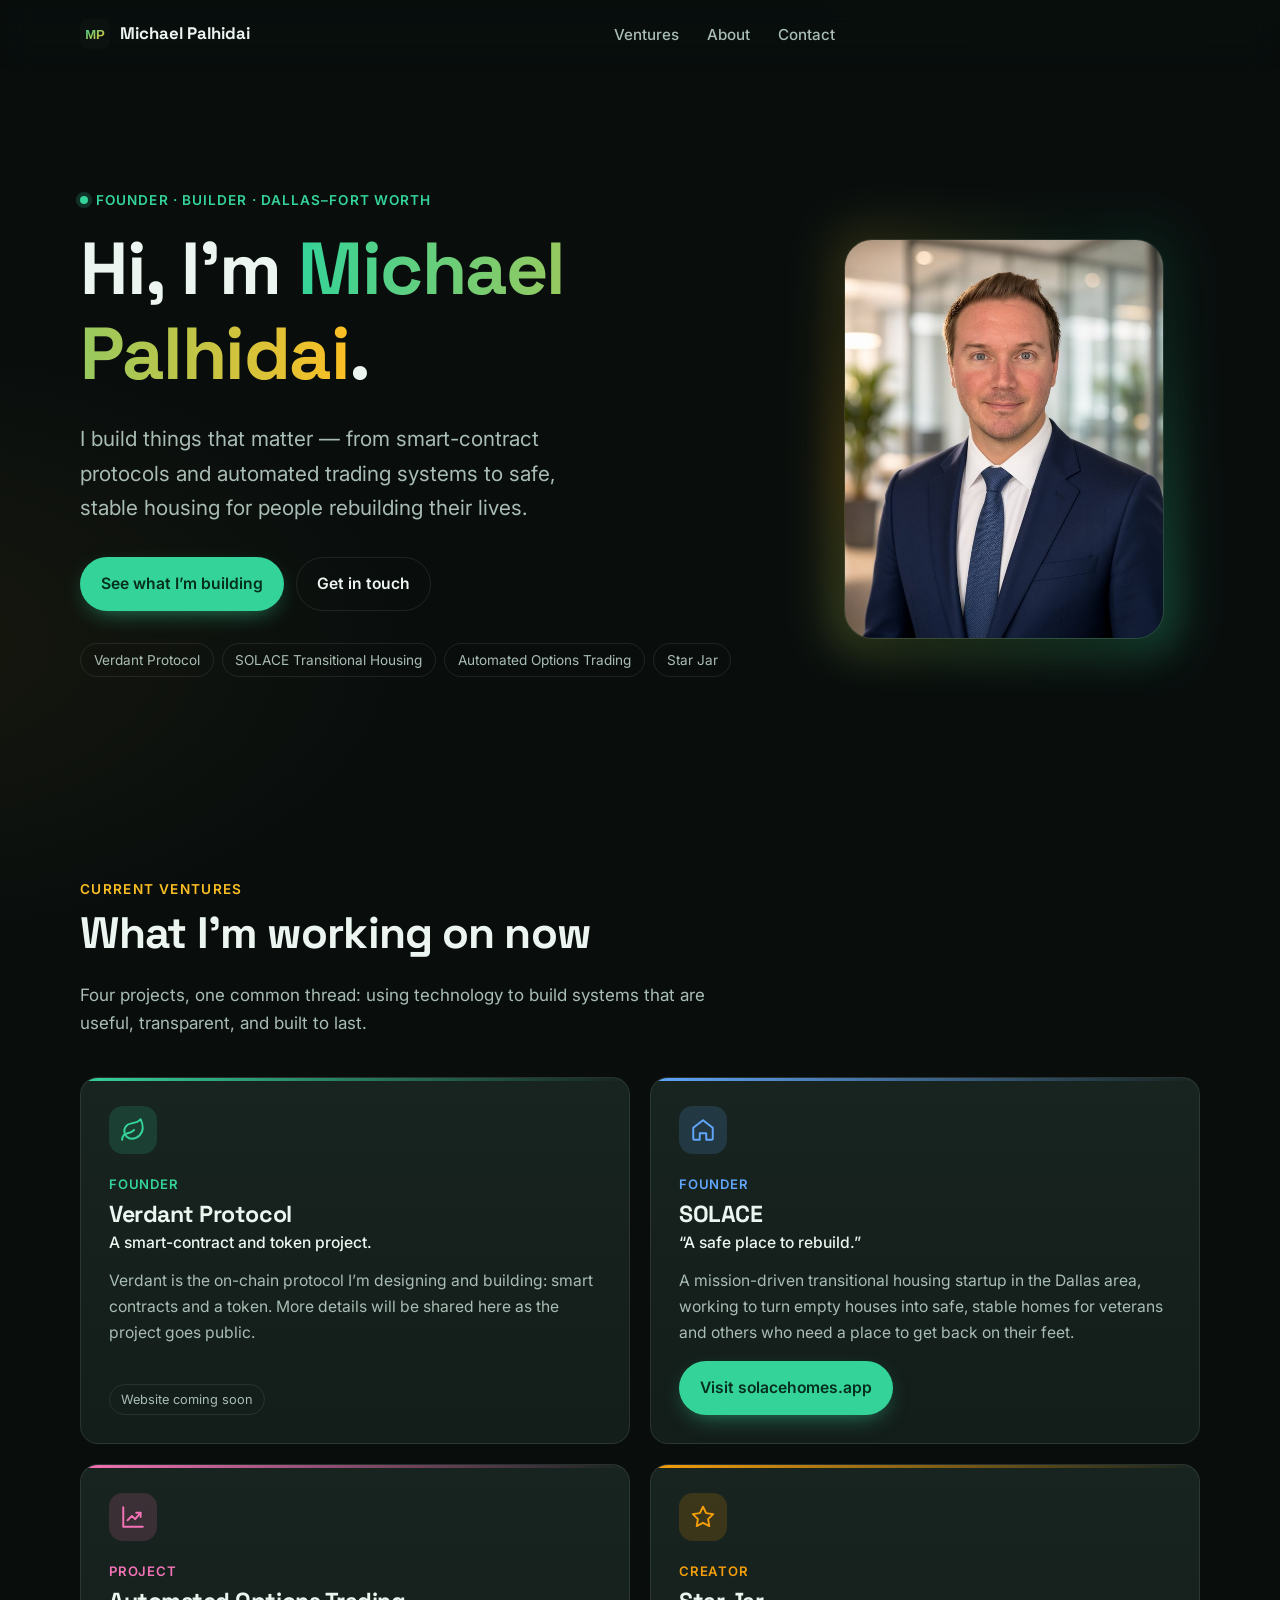
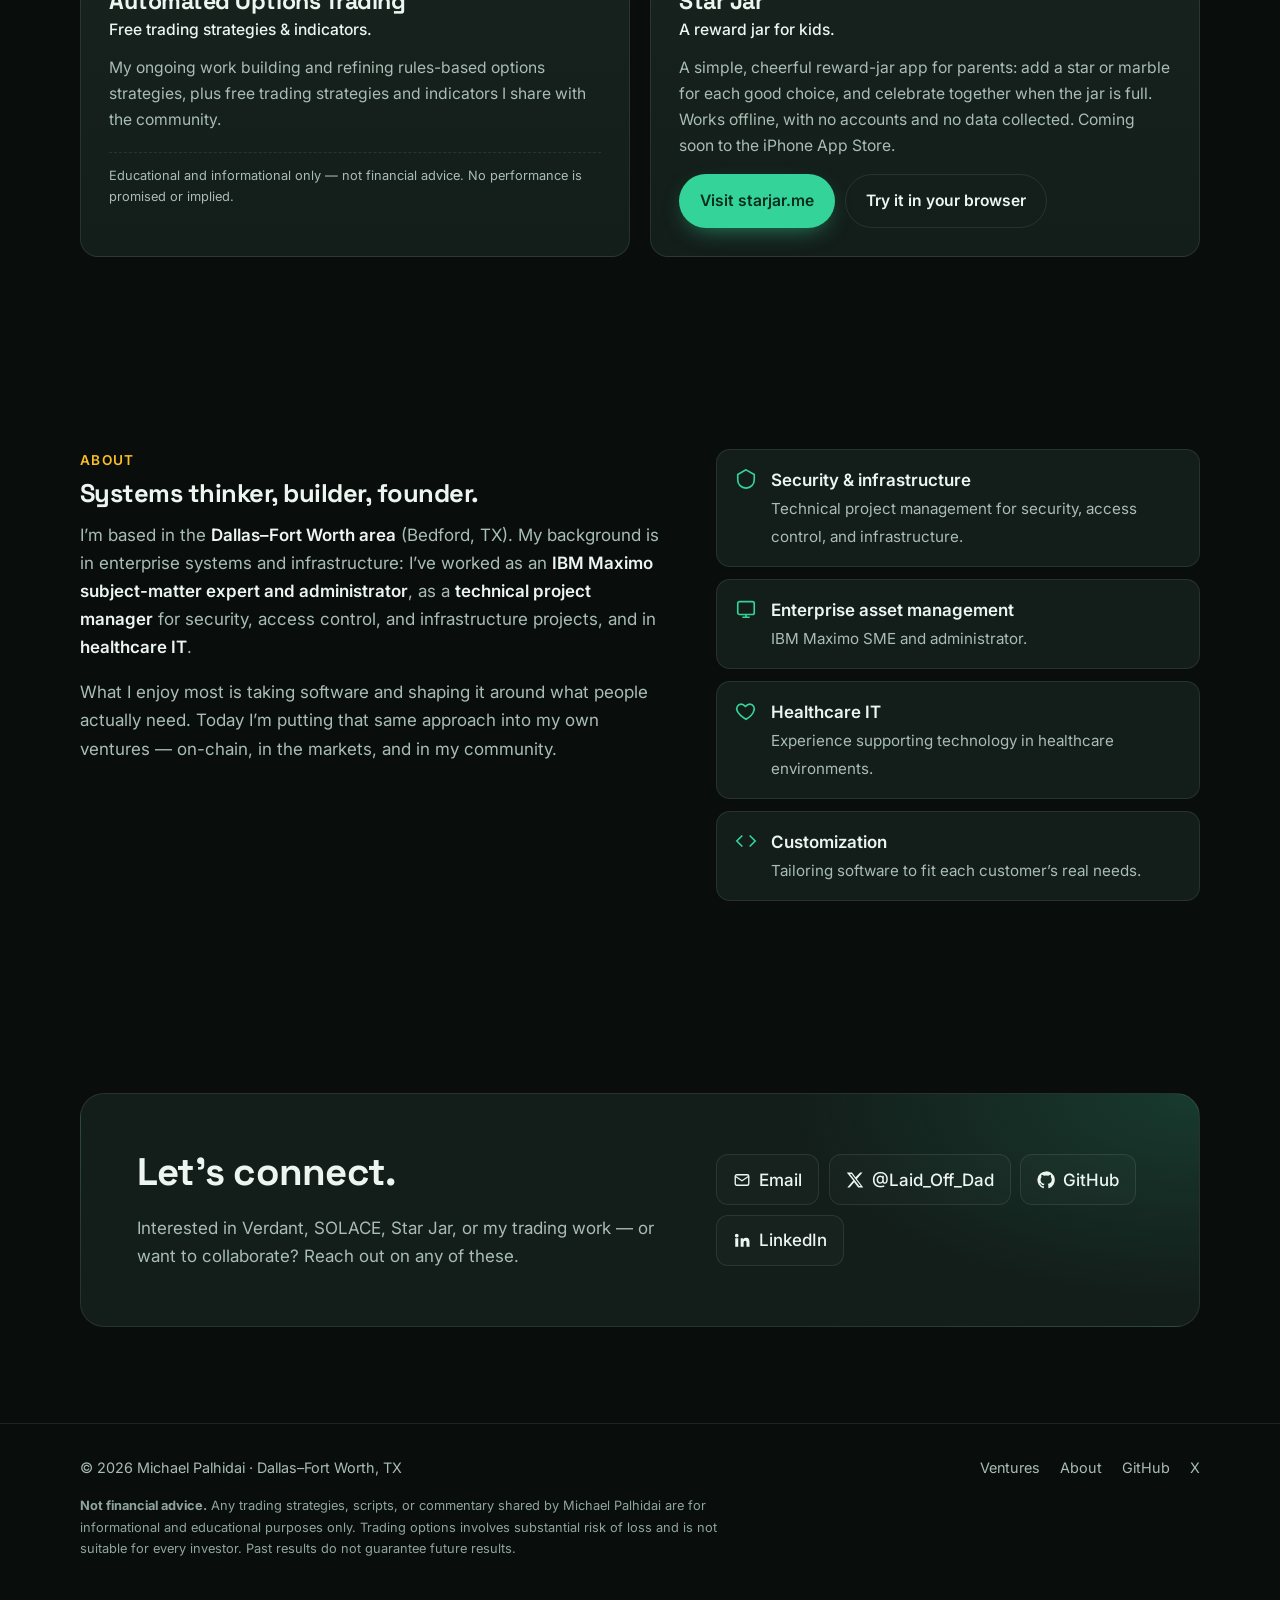
<file: index.html>
<!DOCTYPE html>
<html lang="en">
  <head>
    <meta charset="utf-8">
    <meta name="viewport" content="width=device-width, initial-scale=1">
    <meta name="theme-color" content="#090e0d">
    <meta name="author" content="Michael Palhidai">
    <link rel="icon" href="/assets/img/favicon.svg" type="image/svg+xml">
    <link rel="icon" href="/favicon.ico" sizes="any">
    <link rel="apple-touch-icon" href="/assets/img/apple-touch-icon.png">
    <link rel="preconnect" href="https://fonts.googleapis.com">
    <link rel="preconnect" href="https://fonts.gstatic.com" crossorigin>
    <link rel="stylesheet" href="https://fonts.googleapis.com/css2?family=Inter:wght@400;500;600;700&family=Space+Grotesk:wght@500;700&display=swap">
    <link rel="stylesheet" href="/assets/css/main.css">
    <meta property="og:site_name" content="Michael Palhidai">
    <meta property="og:type" content="website">
    <meta property="og:image" content="https://www.michaelpalhidai.com/assets/img/og-image.png">
    <meta property="og:image:width" content="1200">
    <meta property="og:image:height" content="630">
    <meta name="twitter:card" content="summary_large_image">
    <meta name="twitter:creator" content="@Laid_Off_Dad">
    <meta name="twitter:image" content="https://www.michaelpalhidai.com/assets/img/og-image.png">
    <title>Michael Palhidai | Founder of Verdant Protocol &amp; SOLACE</title>
    <meta name="description" content="Michael Palhidai is the founder of the Verdant Protocol and SOLACE transitional housing, shares free automated options trading strategies and indicators, and is building Star Jar, a reward-jar app for kids. Based in Dallas–Fort Worth.">
    <link rel="canonical" href="https://www.michaelpalhidai.com/">
    <meta property="og:title" content="Michael Palhidai | Founder of Verdant Protocol &amp; SOLACE">
    <meta property="og:description" content="Michael Palhidai is the founder of the Verdant Protocol and SOLACE transitional housing, shares free automated options trading strategies and indicators, and is building Star Jar, a reward-jar app for kids. Based in Dallas–Fort Worth.">
    <meta property="og:url" content="https://www.michaelpalhidai.com/">
    <meta name="twitter:title" content="Michael Palhidai | Founder of Verdant Protocol &amp; SOLACE">
    <meta name="twitter:description" content="Michael Palhidai is the founder of the Verdant Protocol and SOLACE transitional housing, shares free automated options trading strategies and indicators, and is building Star Jar, a reward-jar app for kids. Based in Dallas–Fort Worth.">
  </head>
  <body>
  <a class="skip-link" href="#main">Skip to content</a>
  <header class="site-header">
    <div class="container nav">
      <a class="brand" href="/" aria-label="Michael Palhidai — home">
        <img src="/assets/img/favicon.svg" alt="" width="30" height="30">
        <span>Michael Palhidai</span>
      </a>
      <nav aria-label="Primary">
        <ul class="nav-links">
          <li><a href="/#ventures">Ventures</a></li>
          <li><a href="/#about">About</a></li>
          <li><a href="/#contact">Contact</a></li>
        </ul>
      </nav>
      <div class="nav-right">
        <!-- DONATIONS HIDDEN (2026): restore the Donate button below to re-enable
        <a class="btn btn-donate" href="/donate.html">
          <svg viewBox="0 0 24 24" fill="currentColor" aria-hidden="true"><path d="M12 21s-7.5-4.6-9.6-9.2C.9 8.4 3 4.5 6.7 4.5c2.1 0 3.6 1.2 4.3 2.4.2.3.6.3.8 0 .8-1.2 2.3-2.4 4.4-2.4 3.7 0 5.8 3.9 4.3 7.3C19.5 16.4 12 21 12 21z"/></svg>
          Donate
        </a>
        -->
      </div>
    </div>
  </header>

  <main id="main">
    <section class="hero" aria-labelledby="hero-title">
      <div class="container hero-grid">
        <div class="reveal">
          <span class="eyebrow">Founder &middot; Builder &middot; Dallas&ndash;Fort Worth</span>
          <h1 id="hero-title">Hi, I&rsquo;m <span class="gradient-text">Michael Palhidai</span>.</h1>
          <p class="lead">I build things that matter &mdash; from smart-contract protocols and automated trading systems to safe, stable housing for people rebuilding their lives.</p>
          <div class="hero-ctas">
            <a class="btn btn-primary" href="#ventures">See what I&rsquo;m building</a>
            <a class="btn btn-ghost" href="#contact">Get in touch</a>
          </div>
          <ul class="hero-tags" aria-label="Current focus">
            <li>Verdant Protocol</li>
            <li>SOLACE Transitional Housing</li>
            <li>Automated Options Trading</li>
            <li>Star Jar</li>
          </ul>
        </div>
        <div class="portrait reveal">
          <img src="/assets/img/michael-palhidai.jpg" alt="Portrait of Michael Palhidai" width="640" height="794">
        </div>
      </div>
    </section>

    <section class="section" id="ventures" aria-labelledby="ventures-title">
      <div class="container">
        <div class="section-head reveal">
          <span class="kicker">Current ventures</span>
          <h2 id="ventures-title">What I&rsquo;m working on now</h2>
          <p>Four projects, one common thread: using technology to build systems that are useful, transparent, and built to last.</p>
        </div>

        <div class="cards">
          <article class="card card--verdant reveal">
            <div class="card-icon" aria-hidden="true">
              <svg viewBox="0 0 24 24" fill="none" stroke="currentColor" stroke-width="1.8" stroke-linecap="round" stroke-linejoin="round"><path d="M11 20A7 7 0 0 1 9.8 6.1C15.5 5 17 4.48 19 2c1 2 2 4.18 2 8 0 5.5-4.78 10-10 10Z"/><path d="M2 21c0-3 1.85-5.36 5.08-6C9.5 14.52 12 13 13 12"/></svg>
            </div>
            <p class="role">Founder</p>
            <h3>Verdant Protocol</h3>
            <p class="tagline">A smart-contract and token project.</p>
            <p>Verdant is the on-chain protocol I&rsquo;m designing and building: smart contracts and a token. More details will be shared here as the project goes public.</p>
            <div class="card-footer">
              <!-- PLACEHOLDER: add Verdant Protocol website / docs / contract link when public -->
              <span class="pill">Website coming soon</span>
            </div>
          </article>

          <article class="card card--solace reveal">
            <div class="card-icon" aria-hidden="true">
              <svg viewBox="0 0 24 24" fill="none" stroke="currentColor" stroke-width="1.8" stroke-linecap="round" stroke-linejoin="round"><path d="m3 10 9-7 9 7v10a1 1 0 0 1-1 1h-5v-6H9v6H4a1 1 0 0 1-1-1V10Z"/></svg>
            </div>
            <p class="role">Founder</p>
            <h3>SOLACE</h3>
            <p class="tagline">&ldquo;A safe place to rebuild.&rdquo;</p>
            <p>A mission-driven transitional housing startup in the Dallas area, working to turn empty houses into safe, stable homes for veterans and others who need a place to get back on their feet.</p>
            <div class="card-footer">
              <a class="btn btn-primary" href="https://solacehomes.app" rel="noopener">Visit solacehomes.app</a>
              <!-- DONATIONS HIDDEN: <a class="btn btn-ghost" href="/donate.html#solace">Support SOLACE</a> -->
            </div>
          </article>

          <article class="card card--trading reveal">
            <div class="card-icon" aria-hidden="true">
              <svg viewBox="0 0 24 24" fill="none" stroke="currentColor" stroke-width="1.8" stroke-linecap="round" stroke-linejoin="round"><path d="M3 3v18h18"/><path d="m7 15 4-4 3 3 5-6"/><path d="M15 8h4v4"/></svg>
            </div>
            <p class="role">Project</p>
            <h3>Automated Options Trading</h3>
            <p class="tagline">Free trading strategies &amp; indicators.</p>
            <p>My ongoing work building and refining rules-based options strategies, plus free trading strategies and indicators I share with the community.</p>
            <p class="note">Educational and informational only &mdash; not financial advice. No performance is promised or implied.</p>
            <div class="card-footer">
              <!-- PLACEHOLDER: add TradingView profile link when ready -->
              <!-- DONATIONS HIDDEN: <a class="btn btn-ghost" href="/donate.html#personal">Found it useful? Support my family by leaving a tip</a> -->
            </div>
          </article>

          <article class="card card--starjar reveal">
            <div class="card-icon" aria-hidden="true">
              <svg viewBox="0 0 24 24" fill="none" stroke="currentColor" stroke-width="1.8" stroke-linecap="round" stroke-linejoin="round"><path d="M12 2.5l2.9 5.9 6.5.95-4.7 4.6 1.1 6.45L12 17.35 6.2 20.4l1.1-6.45-4.7-4.6 6.5-.95L12 2.5Z"/></svg>
            </div>
            <p class="role">Creator</p>
            <h3>Star Jar</h3>
            <p class="tagline">A reward jar for kids.</p>
            <p>A simple, cheerful reward-jar app for parents: add a star or marble for each good choice, and celebrate together when the jar is full. Works offline, with no accounts and no data collected. Coming soon to the iPhone App Store.</p>
            <div class="card-footer">
              <a class="btn btn-primary" href="https://starjar.me" rel="noopener">Visit starjar.me</a>
              <a class="btn btn-ghost" href="https://star-jar-gules.vercel.app" rel="noopener">Try it in your browser</a>
            </div>
          </article>
        </div>
      </div>
    </section>

    <section class="section" id="about" aria-labelledby="about-title">
      <div class="container about-grid">
        <div class="about-text reveal">
          <span class="kicker">About</span>
          <h2 id="about-title">Systems thinker, builder, founder.</h2>
          <p>I&rsquo;m based in the <strong>Dallas&ndash;Fort Worth area</strong> (Bedford, TX). My background is in enterprise systems and infrastructure: I&rsquo;ve worked as an <strong>IBM Maximo subject-matter expert and administrator</strong>, as a <strong>technical project manager</strong> for security, access control, and infrastructure projects, and in <strong>healthcare IT</strong>.</p>
          <p>What I enjoy most is taking software and shaping it around what people actually need. Today I&rsquo;m putting that same approach into my own ventures &mdash; on-chain, in the markets, and in my community.</p>
        </div>
        <ul class="facts reveal" aria-label="Background highlights">
          <li>
            <svg viewBox="0 0 24 24" fill="none" stroke="currentColor" stroke-width="1.8" aria-hidden="true"><path d="M12 2 3 7v6c0 5 3.8 8.6 9 9 5.2-.4 9-4 9-9V7l-9-5Z"/></svg>
            <div><b>Security &amp; infrastructure</b><span>Technical project management for security, access control, and infrastructure.</span></div>
          </li>
          <li>
            <svg viewBox="0 0 24 24" fill="none" stroke="currentColor" stroke-width="1.8" aria-hidden="true"><rect x="3" y="4" width="18" height="14" rx="2"/><path d="M8 21h8M12 18v3"/></svg>
            <div><b>Enterprise asset management</b><span>IBM Maximo SME and administrator.</span></div>
          </li>
          <li>
            <svg viewBox="0 0 24 24" fill="none" stroke="currentColor" stroke-width="1.8" aria-hidden="true"><path d="M12 21s-7.5-4.6-9.6-9.2C.9 8.4 3 4.5 6.7 4.5c2.1 0 3.6 1.2 4.3 2.4.2.3.6.3.8 0 .8-1.2 2.3-2.4 4.4-2.4 3.7 0 5.8 3.9 4.3 7.3C19.5 16.4 12 21 12 21z"/></svg>
            <div><b>Healthcare IT</b><span>Experience supporting technology in healthcare environments.</span></div>
          </li>
          <li>
            <svg viewBox="0 0 24 24" fill="none" stroke="currentColor" stroke-width="1.8" aria-hidden="true"><path d="m16 18 6-6-6-6M8 6l-6 6 6 6"/></svg>
            <div><b>Customization</b><span>Tailoring software to fit each customer&rsquo;s real needs.</span></div>
          </li>
        </ul>
      </div>
    </section>

    <section class="section" id="contact" aria-labelledby="contact-title">
      <div class="container">
        <div class="cta-band reveal">
          <div>
            <h2 id="contact-title">Let&rsquo;s connect.</h2>
            <p>Interested in Verdant, SOLACE, Star Jar, or my trading work &mdash; or want to collaborate? Reach out on any of these.</p>
          </div>
          <div class="socials">
            <a href="mailto:mpalhidai@gmail.com">
              <svg viewBox="0 0 24 24" fill="none" stroke="currentColor" stroke-width="1.8" aria-hidden="true"><rect x="3" y="5" width="18" height="14" rx="2"/><path d="m3 7 9 6 9-6"/></svg>Email
            </a>
            <a href="https://x.com/Laid_Off_Dad" rel="noopener">
              <svg viewBox="0 0 24 24" fill="currentColor" aria-hidden="true"><path d="M18.9 2H22l-7.5 8.6L23 22h-6.8l-5.3-6.9L4.8 22H1.7l8-9.2L1 2h7l4.8 6.3L18.9 2Zm-1.2 18h1.9L7.4 3.9H5.4L17.7 20Z"/></svg>@Laid_Off_Dad
            </a>
            <a href="https://github.com/MPalhidai" rel="noopener">
              <svg viewBox="0 0 24 24" fill="currentColor" aria-hidden="true"><path d="M12 .5a11.5 11.5 0 0 0-3.6 22.4c.6.1.8-.3.8-.6v-2c-3.2.7-3.9-1.5-3.9-1.5-.5-1.3-1.3-1.7-1.3-1.7-1-.7.1-.7.1-.7 1.2.1 1.8 1.2 1.8 1.2 1 1.8 2.8 1.3 3.5 1 .1-.8.4-1.3.7-1.6-2.6-.3-5.3-1.3-5.3-5.7 0-1.3.5-2.3 1.2-3.1-.1-.3-.5-1.5.1-3.1 0 0 1-.3 3.2 1.2a11 11 0 0 1 5.8 0C17.3 4.8 18.3 5 18.3 5c.6 1.6.2 2.8.1 3.1.8.8 1.2 1.9 1.2 3.1 0 4.4-2.7 5.4-5.3 5.7.4.4.8 1.1.8 2.2v3.2c0 .3.2.7.8.6A11.5 11.5 0 0 0 12 .5Z"/></svg>GitHub
            </a>
            <a href="https://www.linkedin.com/in/michael-palhidai-1a1ba34a/" rel="noopener">
              <svg viewBox="0 0 24 24" fill="currentColor" aria-hidden="true"><path d="M4.98 3.5a2.5 2.5 0 1 1 0 5 2.5 2.5 0 0 1 0-5ZM3 9.5h4V21H3V9.5Zm6.5 0h3.8v1.6h.1c.5-1 1.8-2 3.8-2 4 0 4.8 2.6 4.8 6V21h-4v-5.2c0-1.2 0-2.9-1.8-2.9s-2 1.4-2 2.8V21h-4V9.5Z"/></svg>LinkedIn
            </a>
          </div>
        </div>
      </div>
    </section>
  </main>

  <footer class="site-footer">
    <div class="container">
      <div class="footer-row">
        <p style="margin:0">&copy; <span data-year>2026</span> Michael Palhidai &middot; Dallas&ndash;Fort Worth, TX</p>
        <nav aria-label="Footer">
          <a href="/#ventures">Ventures</a>
          <a href="/#about">About</a>
          <!-- DONATIONS HIDDEN: <a href="/donate.html">Donate</a> -->
          <a href="https://github.com/MPalhidai" rel="noopener">GitHub</a>
          <a href="https://x.com/Laid_Off_Dad" rel="noopener">X</a>
        </nav>
      </div>
      <p class="disclaimer"><strong>Not financial advice.</strong> Any trading strategies, scripts, or commentary shared by Michael Palhidai are for informational and educational purposes only. Trading options involves substantial risk of loss and is not suitable for every investor. Past results do not guarantee future results.</p>
    </div>
  </footer>
  <script src="/assets/js/main.js" defer></script>
  </body>
</html>
</file>
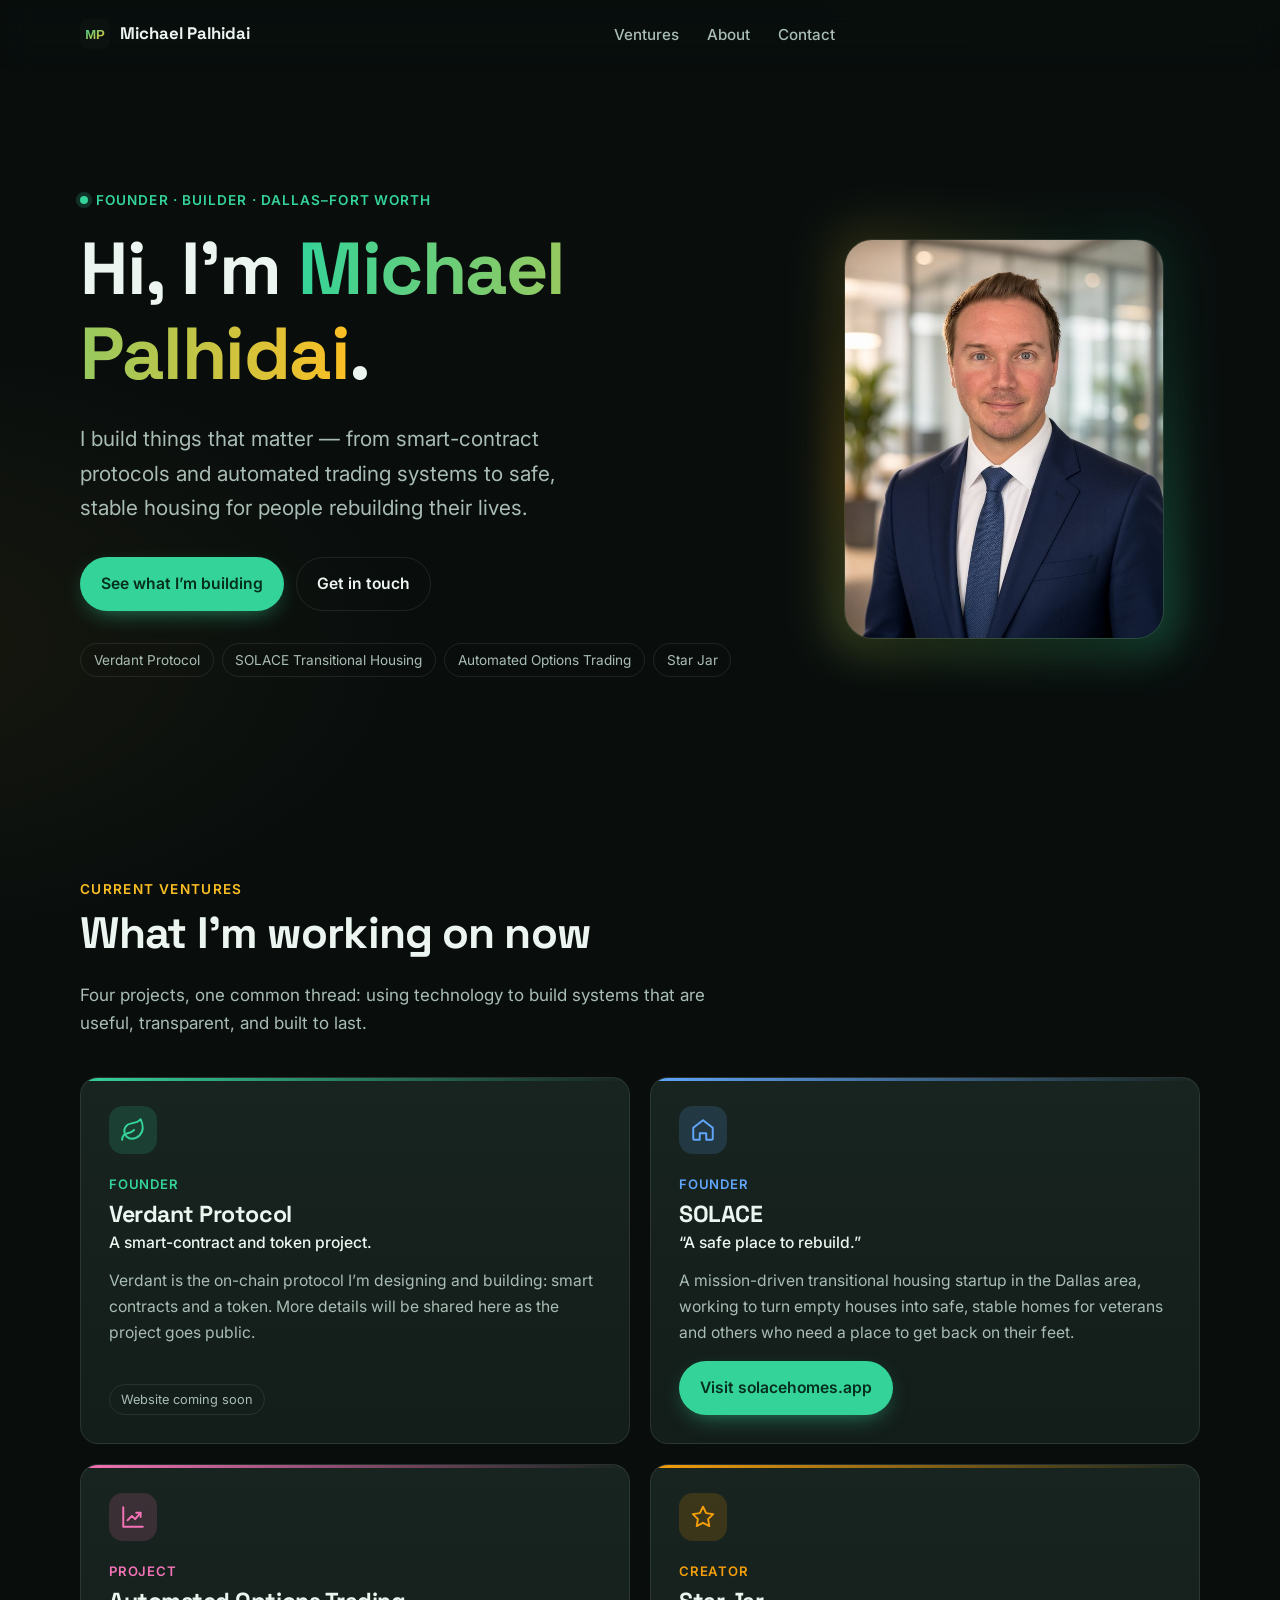
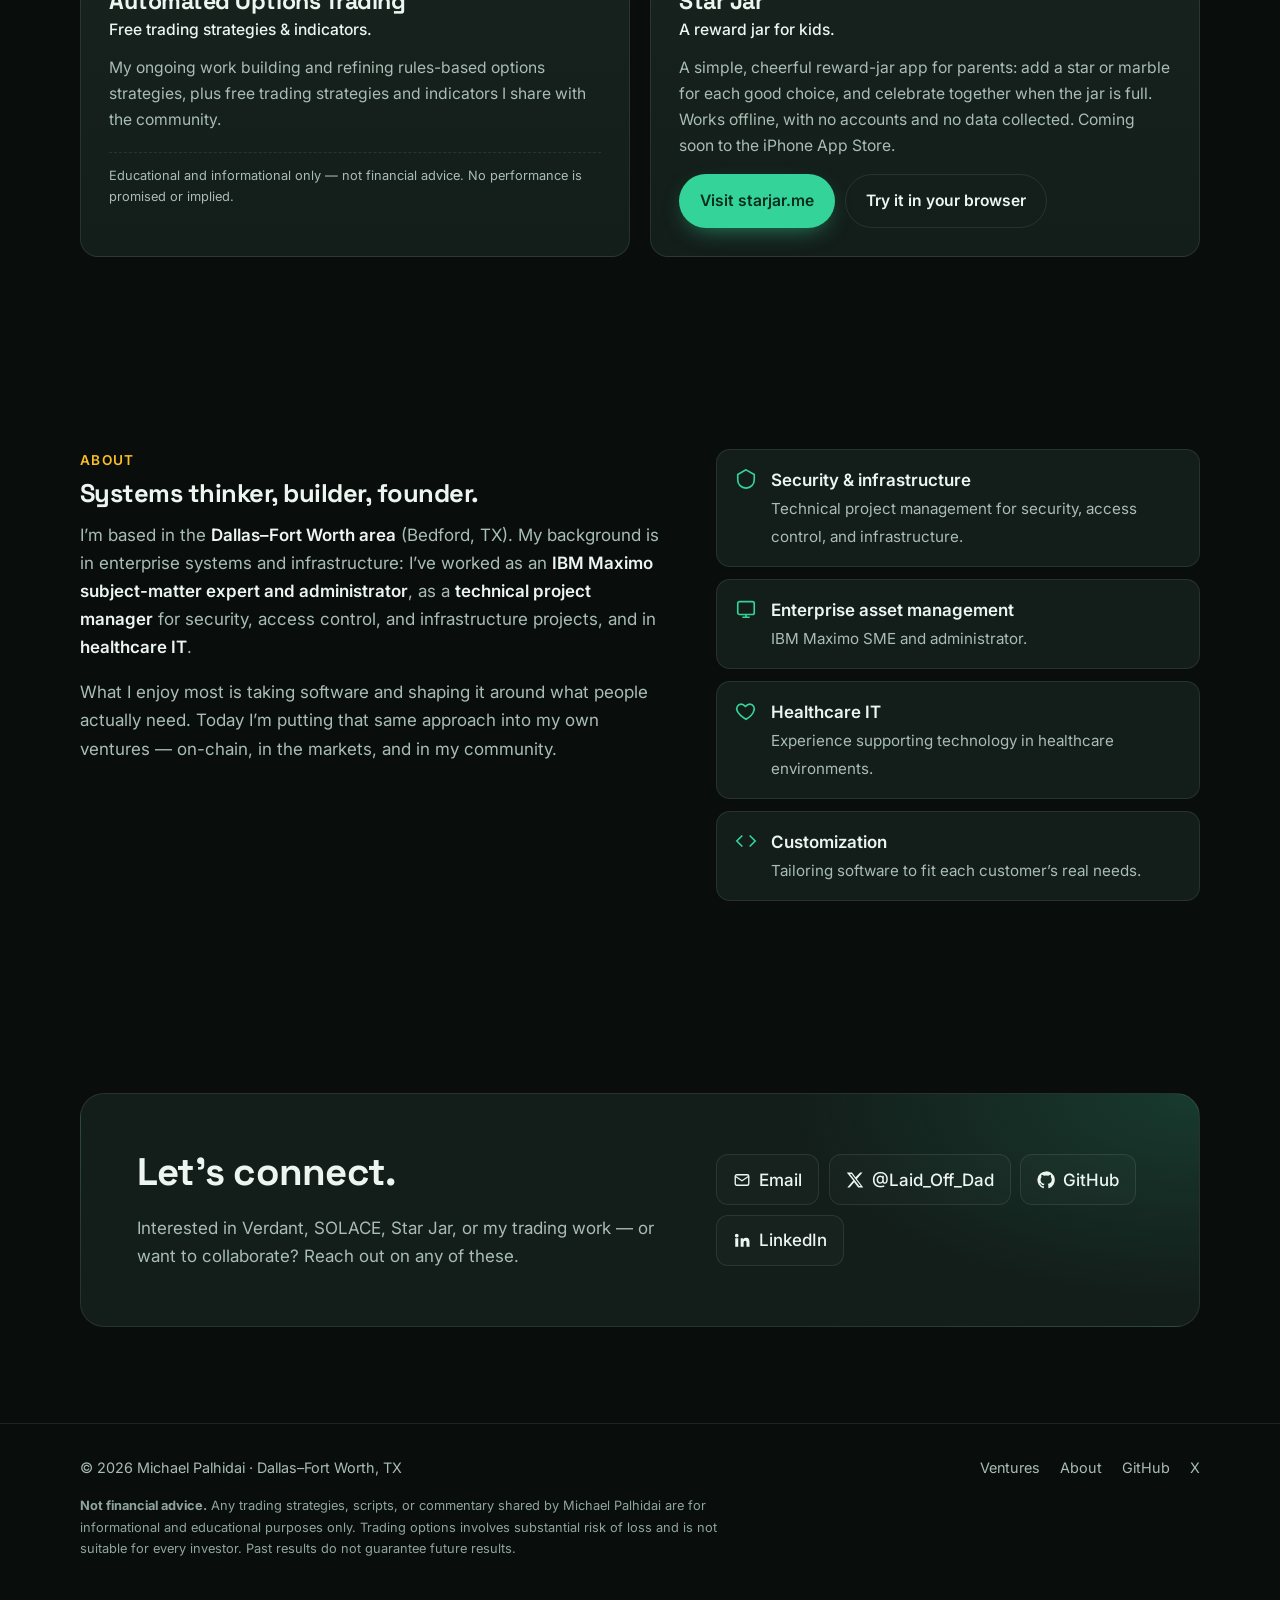
<file: donate.html>
<!DOCTYPE html>
<html lang="en">
  <head>
    <meta charset="utf-8">
    <meta name="viewport" content="width=device-width, initial-scale=1">
    <meta name="theme-color" content="#090e0d">
    <meta name="author" content="Michael Palhidai">
    <!-- DONATIONS HIDDEN (2026): this page redirects home and is not indexed.
         To re-enable, remove the robots meta, the meta refresh and the redirect script below. -->
    <meta name="robots" content="noindex, nofollow">
    <meta http-equiv="refresh" content="0; url=/">
    <script>location.replace("/");</script>
    <link rel="icon" href="/assets/img/favicon.svg" type="image/svg+xml">
    <link rel="icon" href="/favicon.ico" sizes="any">
    <link rel="apple-touch-icon" href="/assets/img/apple-touch-icon.png">
    <link rel="preconnect" href="https://fonts.googleapis.com">
    <link rel="preconnect" href="https://fonts.gstatic.com" crossorigin>
    <link rel="stylesheet" href="https://fonts.googleapis.com/css2?family=Inter:wght@400;500;600;700&family=Space+Grotesk:wght@500;700&display=swap">
    <link rel="stylesheet" href="/assets/css/main.css">
    <meta property="og:site_name" content="Michael Palhidai">
    <meta property="og:type" content="website">
    <meta property="og:image" content="https://www.michaelpalhidai.com/assets/img/og-image.png">
    <meta property="og:image:width" content="1200">
    <meta property="og:image:height" content="630">
    <meta name="twitter:card" content="summary_large_image">
    <meta name="twitter:creator" content="@Laid_Off_Dad">
    <meta name="twitter:image" content="https://www.michaelpalhidai.com/assets/img/og-image.png">
    <title>Donate | Michael Palhidai</title>
    <meta name="description" content="Support SOLACE transitional housing or support Michael Palhidai’s family by leaving a tip.">
    <link rel="canonical" href="https://www.michaelpalhidai.com/donate.html">
    <meta property="og:title" content="Donate | Michael Palhidai">
    <meta property="og:description" content="Support SOLACE transitional housing or support Michael Palhidai’s family by leaving a tip.">
    <meta property="og:url" content="https://www.michaelpalhidai.com/donate.html">
    <meta name="twitter:title" content="Donate | Michael Palhidai">
    <meta name="twitter:description" content="Support SOLACE transitional housing or support Michael Palhidai’s family by leaving a tip.">
  </head>
  <body>
  <a class="skip-link" href="#main">Skip to content</a>
  <header class="site-header">
    <div class="container nav">
      <a class="brand" href="/" aria-label="Michael Palhidai — home">
        <img src="/assets/img/favicon.svg" alt="" width="30" height="30">
        <span>Michael Palhidai</span>
      </a>
      <nav aria-label="Primary">
        <ul class="nav-links">
          <li><a href="/#ventures">Ventures</a></li>
          <li><a href="/#about">About</a></li>
          <li><a href="/#contact">Contact</a></li>
        </ul>
      </nav>
      <div class="nav-right">
        <!-- DONATIONS HIDDEN (2026): restore the Donate button below to re-enable
        <a class="btn btn-donate" href="/donate.html" aria-current="page">
          <svg viewBox="0 0 24 24" fill="currentColor" aria-hidden="true"><path d="M12 21s-7.5-4.6-9.6-9.2C.9 8.4 3 4.5 6.7 4.5c2.1 0 3.6 1.2 4.3 2.4.2.3.6.3.8 0 .8-1.2 2.3-2.4 4.4-2.4 3.7 0 5.8 3.9 4.3 7.3C19.5 16.4 12 21 12 21z"/></svg>
          Donate
        </a>
        -->
      </div>
    </div>
  </header>

  <main id="main">
    <section class="page-hero" aria-labelledby="donate-title">
      <div class="container">
        <div class="section-head reveal" style="margin-bottom:1rem">
          <span class="kicker">Support</span>
          <h1 id="donate-title">Two ways to <span class="gradient-text">support the work</span>.</h1>
          <p class="lead">Thank you for considering a contribution. Choose where you&rsquo;d like your support to go.</p>
        </div>
      </div>
    </section>

    <section class="section" style="padding-top:1.5rem" aria-label="Donation options">
      <div class="container">
        <div class="donate-grid">
          <article class="card card--solace donate-card reveal" id="solace">
            <div class="card-icon" aria-hidden="true">
              <svg viewBox="0 0 24 24" fill="none" stroke="currentColor" stroke-width="1.8" stroke-linecap="round" stroke-linejoin="round"><path d="m3 10 9-7 9 7v10a1 1 0 0 1-1 1h-5v-6H9v6H4a1 1 0 0 1-1-1V10Z"/></svg>
            </div>
            <p class="role">Option 1</p>
            <h2>Support SOLACE</h2>
            <p class="tagline">Transitional housing &mdash; &ldquo;A safe place to rebuild.&rdquo;</p>
            <p>SOLACE is a mission-driven transitional housing startup I founded in the Dallas area. Contributions help SOLACE work toward turning empty houses into safe, stable homes for veterans and others who need a place to get back on their feet.</p>
            <p>Learn more at <a href="https://solacehomes.app" rel="noopener">solacehomes.app</a>.</p>
            <div class="donate-actions">
              <!-- Links are configured in /assets/js/main.js → DONATION_LINKS.solace -->
              <a class="btn btn-primary" data-donate="solace.stripe" aria-disabled="true"><span data-label>Donate by card</span></a>
              <a class="btn btn-ghost" data-donate="solace.paypal" aria-disabled="true"><span data-label>PayPal</span></a>
              <a class="btn btn-ghost" data-donate="solace.gofundme" aria-disabled="true"><span data-label>GoFundMe</span></a>
            </div>
            <p class="coming-soon">Online giving is coming soon. Payments will be handled by a secure third-party provider &mdash; no card details are collected on this site.</p>
          </article>

          <article class="card card--trading donate-card reveal" id="personal">
            <div class="card-icon" aria-hidden="true">
              <svg viewBox="0 0 24 24" fill="none" stroke="currentColor" stroke-width="1.8" stroke-linecap="round" stroke-linejoin="round"><path d="M3 3v18h18"/><path d="m7 15 4-4 3 3 5-6"/><path d="M15 8h4v4"/></svg>
            </div>
            <p class="role">Option 2</p>
            <h2>Support my family by leaving a tip</h2>
            <p class="tagline">If my trading strategies have been useful to you.</p>
            <p>If my free trading strategies and indicators have helped you learn or saved you time, support my family by leaving a tip.</p>
            <p class="note">Strategies and scripts are shared for educational and informational purposes only &mdash; not financial advice. A tip does not buy signals, advice, or any guarantee of results.</p>
            <div class="donate-actions">
              <!-- Links are configured in /assets/js/main.js → DONATION_LINKS.personal -->
              <a class="btn btn-primary" data-donate="personal.stripe" aria-disabled="true"><span data-label>Leave a tip</span></a>
              <a class="btn btn-ghost" data-donate="personal.paypal" aria-disabled="true"><span data-label>PayPal</span></a>
            </div>
            <p class="coming-soon">Coming soon. Payments will be handled by a secure third-party provider &mdash; no card details are collected on this site.</p>
          </article>
        </div>

        <div class="callout reveal">
          <strong>Please note:</strong> Contributions are not tax-deductible. SOLACE is a startup and these pages do not claim any charitable or tax-exempt status. Tips for my family are personal gifts to Michael Palhidai and his family, not payment for goods, services, or investment advice.
        </div>
        <p style="margin-top:2rem"><a class="btn btn-ghost" href="/">&larr; Back to home</a></p>
      </div>
    </section>
  </main>

  <footer class="site-footer">
    <div class="container">
      <div class="footer-row">
        <p style="margin:0">&copy; <span data-year>2026</span> Michael Palhidai &middot; Dallas&ndash;Fort Worth, TX</p>
        <nav aria-label="Footer">
          <a href="/#ventures">Ventures</a>
          <a href="/#about">About</a>
          <!-- DONATIONS HIDDEN: <a href="/donate.html">Donate</a> -->
          <a href="https://github.com/MPalhidai" rel="noopener">GitHub</a>
          <a href="https://x.com/Laid_Off_Dad" rel="noopener">X</a>
        </nav>
      </div>
      <p class="disclaimer"><strong>Not financial advice.</strong> Any trading strategies, scripts, or commentary shared by Michael Palhidai are for informational and educational purposes only. Trading options involves substantial risk of loss and is not suitable for every investor. Past results do not guarantee future results.</p>
    </div>
  </footer>
  <script src="/assets/js/main.js" defer></script>
  </body>
</html>
</file>
<file: assets/css/main.css>
/* michaelpalhidai.com — 2026 redesign. Plain CSS, no build step. */
:root {
  --bg: #090e0d;
  --bg-2: #0f1715;
  --surface: #131d1a;
  --surface-2: #18241f;
  --border: rgba(255, 255, 255, 0.09);
  --text: #ecf5f0;
  --muted: #a9bdb4;
  --accent: #34d399;     /* emerald */
  --accent-2: #fbbf24;   /* amber */
  --accent-ink: #052e1f;
  --radius: 18px;
  --max: 1120px;
  --font-sans: "Inter", system-ui, -apple-system, "Segoe UI", Roboto, Helvetica, Arial, sans-serif;
  --font-display: "Space Grotesk", var(--font-sans);
  --shadow: 0 20px 50px -20px rgba(0, 0, 0, 0.6);
}

*, *::before, *::after { box-sizing: border-box; }
html { scroll-behavior: smooth; -webkit-text-size-adjust: 100%; }
@media (prefers-reduced-motion: reduce) {
  html { scroll-behavior: auto; }
  *, *::before, *::after { animation: none !important; transition: none !important; }
}
body {
  margin: 0;
  font-family: var(--font-sans);
  font-size: 1.0625rem;
  line-height: 1.65;
  color: var(--text);
  background:
    radial-gradient(1200px 600px at 85% -10%, rgba(52, 211, 153, 0.12), transparent 60%),
    radial-gradient(900px 500px at -10% 20%, rgba(251, 191, 36, 0.06), transparent 60%),
    var(--bg);
  min-height: 100vh;
}
img { max-width: 100%; display: block; }
a { color: var(--accent); text-underline-offset: 3px; }
a:hover { color: #6ee7b7; }
:focus-visible { outline: 3px solid var(--accent-2); outline-offset: 3px; border-radius: 6px; }
h1, h2, h3 { font-family: var(--font-display); line-height: 1.15; letter-spacing: -0.02em; margin: 0 0 0.5em; }
p { margin: 0 0 1em; }

.container { width: min(100% - 2.5rem, var(--max)); margin-inline: auto; }
.skip-link {
  position: absolute; left: 1rem; top: -100px; z-index: 100;
  background: var(--accent); color: var(--accent-ink); padding: 0.6rem 1rem; border-radius: 10px; font-weight: 700;
}
.skip-link:focus { top: 1rem; }
.visually-hidden { position: absolute !important; width: 1px; height: 1px; overflow: hidden; clip: rect(0 0 0 0); white-space: nowrap; }

/* Header */
.site-header {
  position: sticky; top: 0; z-index: 50;
  backdrop-filter: saturate(160%) blur(14px);
  -webkit-backdrop-filter: saturate(160%) blur(14px);
  background: rgba(9, 14, 13, 0.72);
  border-bottom: 1px solid transparent;
  transition: border-color .3s, background .3s;
}
.site-header.is-scrolled { border-bottom-color: var(--border); background: rgba(9, 14, 13, 0.9); }
.nav { display: flex; align-items: center; justify-content: space-between; gap: 1rem; height: 68px; }
.brand { display: inline-flex; align-items: center; gap: 0.6rem; color: var(--text); text-decoration: none; font-family: var(--font-display); font-weight: 700; font-size: 1.05rem; }
.brand img { width: 30px; height: 30px; }
.brand:hover { color: var(--text); }
.nav-links { display: none; list-style: none; margin: 0; padding: 0; gap: 1.75rem; }
.nav-links a { color: var(--muted); text-decoration: none; font-weight: 500; font-size: 0.95rem; }
.nav-links a:hover, .nav-links a[aria-current="page"] { color: var(--text); }
.nav-right { display: flex; align-items: center; gap: 0.75rem; }
@media (min-width: 820px) { .nav-links { display: flex; } }

/* Buttons */
.btn {
  display: inline-flex; align-items: center; justify-content: center; gap: 0.5rem;
  padding: 0.8rem 1.25rem; border-radius: 999px; font-weight: 600; font-size: 0.98rem;
  text-decoration: none; border: 1px solid transparent; cursor: pointer; font-family: inherit;
  transition: transform .2s ease, box-shadow .2s ease, background .2s ease, color .2s ease, border-color .2s;
}
.btn:hover { transform: translateY(-1px); }
.btn-primary { background: var(--accent); color: var(--accent-ink); box-shadow: 0 8px 24px -10px rgba(52, 211, 153, 0.7); }
.btn-primary:hover { background: #6ee7b7; color: var(--accent-ink); }
.btn-ghost { background: transparent; color: var(--text); border-color: var(--border); }
.btn-ghost:hover { border-color: rgba(255,255,255,0.25); color: var(--text); background: rgba(255,255,255,0.04); }
.btn-donate {
  background: linear-gradient(135deg, var(--accent-2), #f59e0b); color: #2a1a00; padding: 0.6rem 1.1rem;
  box-shadow: 0 8px 24px -10px rgba(251, 191, 36, 0.75);
}
.btn-donate:hover { color: #2a1a00; filter: brightness(1.06); }
.btn-donate svg { width: 18px; height: 18px; }
.btn[aria-disabled="true"] { opacity: 0.75; cursor: not-allowed; transform: none; box-shadow: none; }

/* Hero */
.hero { padding: clamp(3.5rem, 9vw, 7.5rem) 0 clamp(3rem, 7vw, 5.5rem); overflow-x: clip; }
.hero-grid { display: grid; gap: 2.5rem; align-items: center; }
@media (min-width: 900px) { .hero-grid { grid-template-columns: 1.4fr 0.8fr; } }
.eyebrow {
  display: inline-flex; align-items: center; gap: 0.5rem; color: var(--accent); font-weight: 600;
  font-size: 0.85rem; letter-spacing: 0.08em; text-transform: uppercase; margin-bottom: 1rem;
}
.eyebrow::before { content: ""; width: 8px; height: 8px; border-radius: 50%; background: var(--accent); box-shadow: 0 0 0 4px rgba(52,211,153,0.18); }
.hero h1 { font-size: clamp(2.5rem, 7vw, 4.6rem); margin-bottom: 0.35em; }
.gradient-text { background: linear-gradient(90deg, var(--accent), var(--accent-2)); -webkit-background-clip: text; background-clip: text; color: transparent; }
.lead { font-size: clamp(1.1rem, 2.2vw, 1.3rem); color: var(--muted); max-width: 40ch; }
.hero-ctas { display: flex; flex-wrap: wrap; gap: 0.75rem; margin-top: 2rem; }
.hero-tags { display: flex; flex-wrap: wrap; gap: 0.5rem; margin-top: 2rem; padding: 0; list-style: none; }
.hero-tags li { font-size: 0.85rem; color: var(--muted); border: 1px solid var(--border); border-radius: 999px; padding: 0.3rem 0.8rem; }
.portrait { position: relative; justify-self: center; width: min(320px, 72vw); aspect-ratio: 4 / 5; }
.portrait::before {
  content: ""; position: absolute; inset: -14px; border-radius: 32px;
  background: conic-gradient(from 140deg, rgba(52,211,153,0.6), rgba(251,191,36,0.5), rgba(52,211,153,0.1), rgba(52,211,153,0.6));
  filter: blur(22px); opacity: 0.55; animation: spin 14s linear infinite;
}
.portrait img { position: relative; width: 100%; height: 100%; object-fit: cover; object-position: 50% 22%; border-radius: 28px; border: 1px solid var(--border); box-shadow: var(--shadow); }
@keyframes spin { to { transform: rotate(360deg); } }

/* Sections */
section { scroll-margin-top: 80px; }
.section { padding: clamp(3.5rem, 8vw, 6rem) 0; }
.section-head { max-width: 640px; margin-bottom: 2.5rem; }
.section-head h2 { font-size: clamp(1.9rem, 4.5vw, 2.75rem); }
.section-head p { color: var(--muted); }
.kicker { color: var(--accent-2); font-weight: 600; font-size: 0.85rem; letter-spacing: 0.1em; text-transform: uppercase; margin-bottom: 0.5rem; display: block; }

/* Venture cards */
.cards { display: grid; gap: 1.25rem; }
@media (min-width: 760px) { .cards { grid-template-columns: repeat(2, 1fr); } }
.card {
  position: relative; display: flex; flex-direction: column; padding: 1.75rem;
  background: linear-gradient(180deg, var(--surface-2), var(--surface));
  border: 1px solid var(--border); border-radius: var(--radius); overflow: hidden;
  transition: transform .3s ease, border-color .3s ease, box-shadow .3s ease;
}
.card::after {
  content: ""; position: absolute; inset: 0 0 auto 0; height: 3px;
  background: linear-gradient(90deg, var(--card-accent, var(--accent)), transparent);
}
.card:hover { transform: translateY(-4px); border-color: rgba(255,255,255,0.18); box-shadow: var(--shadow); }
.card-icon {
  width: 48px; height: 48px; border-radius: 14px; display: grid; place-items: center; margin-bottom: 1.25rem;
  background: color-mix(in srgb, var(--card-accent, var(--accent)) 16%, transparent); color: var(--card-accent, var(--accent));
}
.card-icon svg { width: 26px; height: 26px; }
.card .role { font-size: 0.82rem; color: var(--card-accent, var(--accent)); font-weight: 600; letter-spacing: 0.06em; text-transform: uppercase; margin-bottom: 0.35rem; }
.card h3 { font-size: 1.45rem; margin-bottom: 0.15rem; }
.card .tagline { color: var(--text); font-weight: 500; margin-bottom: 0.75rem; }
.card p { color: var(--muted); font-size: 0.98rem; }
.card ul { margin: 0 0 1.25rem; padding-left: 1.1rem; color: var(--muted); font-size: 0.95rem; }
.card ul li { margin-bottom: 0.25rem; }
.card-footer { margin-top: auto; display: flex; flex-wrap: wrap; gap: 0.6rem; align-items: center; }
.card .note { font-size: 0.8rem; color: var(--muted); border-top: 1px dashed var(--border); padding-top: 0.75rem; margin: 0.25rem 0 1rem; }
.card--verdant { --card-accent: #34d399; }
.card--solace { --card-accent: #60a5fa; }
.card--trading { --card-accent: #f472b6; }
.card--starjar { --card-accent: #f59e0b; }
.pill { font-size: 0.8rem; padding: 0.25rem 0.7rem; border-radius: 999px; border: 1px solid var(--border); color: var(--muted); }

/* About */
.about-grid { display: grid; gap: 2rem; }
@media (min-width: 900px) { .about-grid { grid-template-columns: 1.2fr 1fr; gap: 3.5rem; } }
.about-text p { color: var(--muted); }
.about-text strong { color: var(--text); font-weight: 600; }
.facts { list-style: none; margin: 0; padding: 0; display: grid; gap: 0.75rem; }
.facts li { display: flex; gap: 0.9rem; align-items: flex-start; padding: 1rem 1.1rem; background: var(--surface); border: 1px solid var(--border); border-radius: 14px; }
.facts svg { flex: none; width: 22px; height: 22px; color: var(--accent); margin-top: 2px; }
.facts b { display: block; font-weight: 600; }
.facts span { color: var(--muted); font-size: 0.95rem; }

/* Contact / CTA band */
.cta-band {
  border: 1px solid var(--border); border-radius: 24px; padding: clamp(2rem, 5vw, 3.5rem);
  background: radial-gradient(600px 300px at 100% 0%, rgba(52,211,153,0.16), transparent 70%), var(--surface);
  display: grid; gap: 1.5rem; align-items: center;
}
@media (min-width: 820px) { .cta-band { grid-template-columns: 1.3fr 1fr; } }
.cta-band h2 { font-size: clamp(1.75rem, 4vw, 2.4rem); }
.cta-band p { color: var(--muted); margin: 0; }
.socials { display: flex; flex-wrap: wrap; gap: 0.6rem; }
.socials a {
  display: inline-flex; align-items: center; gap: 0.5rem; padding: 0.65rem 1rem; border-radius: 12px;
  border: 1px solid var(--border); color: var(--text); text-decoration: none; font-weight: 500; background: rgba(255,255,255,0.02);
  transition: border-color .2s, background .2s, transform .2s;
}
.socials a:hover { border-color: rgba(255,255,255,0.25); background: rgba(255,255,255,0.05); transform: translateY(-1px); }
.socials svg { width: 18px; height: 18px; }

/* Footer */
.site-footer { border-top: 1px solid var(--border); padding: 2rem 0 2.5rem; color: var(--muted); font-size: 0.9rem; }
.footer-row { display: flex; flex-wrap: wrap; gap: 1rem; justify-content: space-between; align-items: center; }
.footer-row nav { display: flex; gap: 1.25rem; flex-wrap: wrap; }
.footer-row a { color: var(--muted); text-decoration: none; }
.footer-row a:hover { color: var(--text); }
.disclaimer { margin-top: 1rem; font-size: 0.8rem; color: #8fa59b; max-width: 80ch; }

/* Donate page */
.page-hero { padding: clamp(3rem, 8vw, 5.5rem) 0 1rem; }
.page-hero h1 { font-size: clamp(2.2rem, 6vw, 3.6rem); }
.donate-grid { display: grid; gap: 1.25rem; }
@media (min-width: 820px) { .donate-grid { grid-template-columns: repeat(2, 1fr); } }
.donate-card { padding: 2rem; }
.donate-card h2 { font-size: 1.6rem; margin-bottom: 0.25rem; }
.donate-actions { display: flex; flex-wrap: wrap; gap: 0.6rem; margin-top: auto; }
.coming-soon { font-size: 0.85rem; color: var(--muted); margin-top: 0.75rem; }
.callout {
  margin-top: 2rem; padding: 1.25rem 1.4rem; border-radius: 14px; border: 1px solid rgba(251,191,36,0.3);
  background: rgba(251,191,36,0.06); color: var(--muted); font-size: 0.95rem;
}
.callout strong { color: var(--text); }

/* Reveal-on-scroll (only when JS is running) */
.js .reveal { opacity: 0; transform: translateY(18px); transition: opacity .7s ease, transform .7s ease; }
.js .reveal.is-visible { opacity: 1; transform: none; }
</file>
